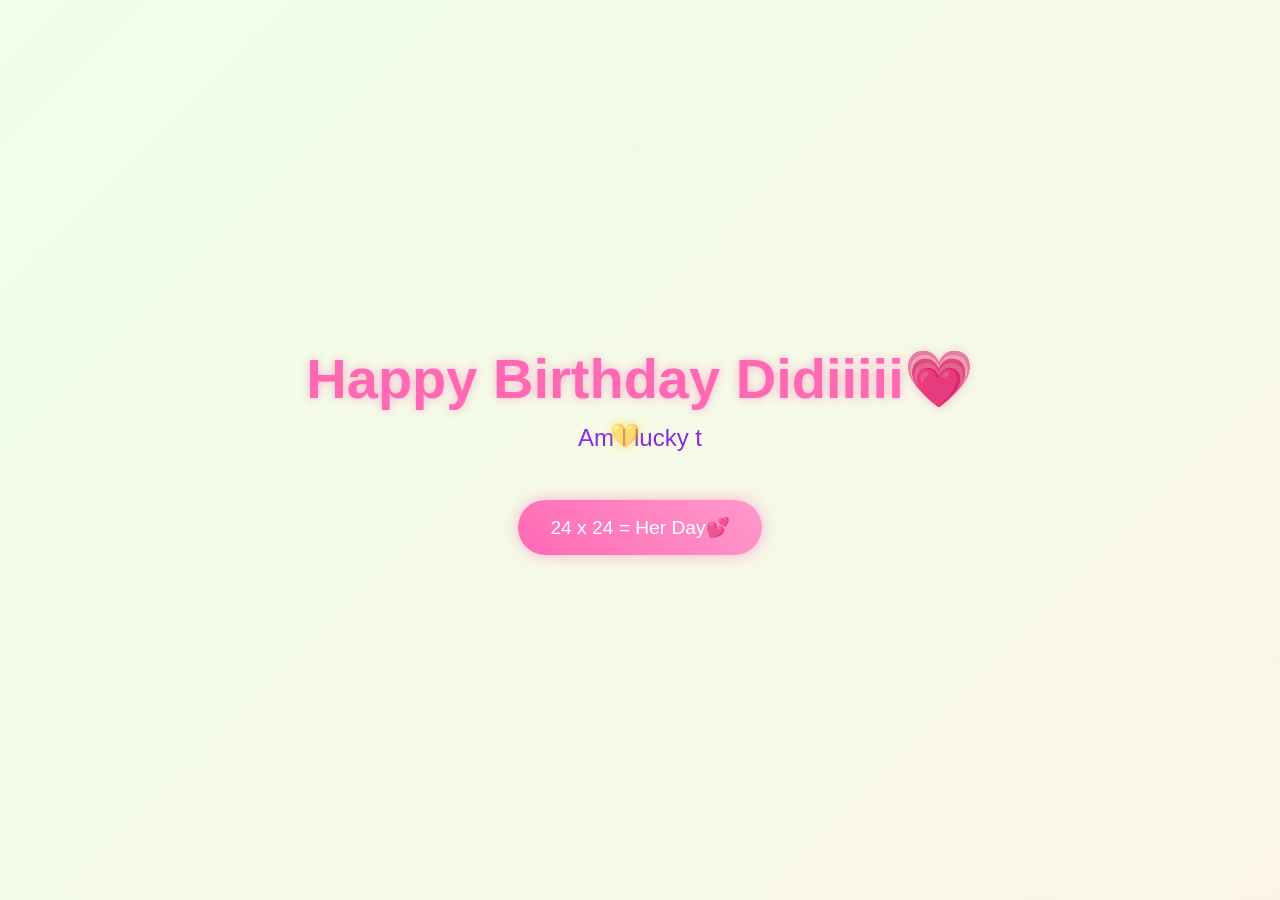
<file: index.html>
<!DOCTYPE html>
<html lang="en">
<head>
    <meta charset="UTF-8">
    <meta name="viewport" content="width=device-width, initial-scale=1.0">
    <title>Happy Birthday💕</title>
    <script src="https://cdnjs.cloudflare.com/ajax/libs/gsap/3.12.2/gsap.min.js"></script>
    <link rel="icon" type="image/png" href="favicon.png">
    <link rel="stylesheet" href="style.css">
    
</head>
<body>
    <div class="cursor">💛</div>
    <div class="container">
        <h1>Happy Birthday Didiiiii💗</h1>
        <div class="greeting"></div>
        <button class="cta-button">24 x 24 = Her Day💕</button>
    </div>

    <script src="script.js">
        
    </script>
</body>
</html>
</file>
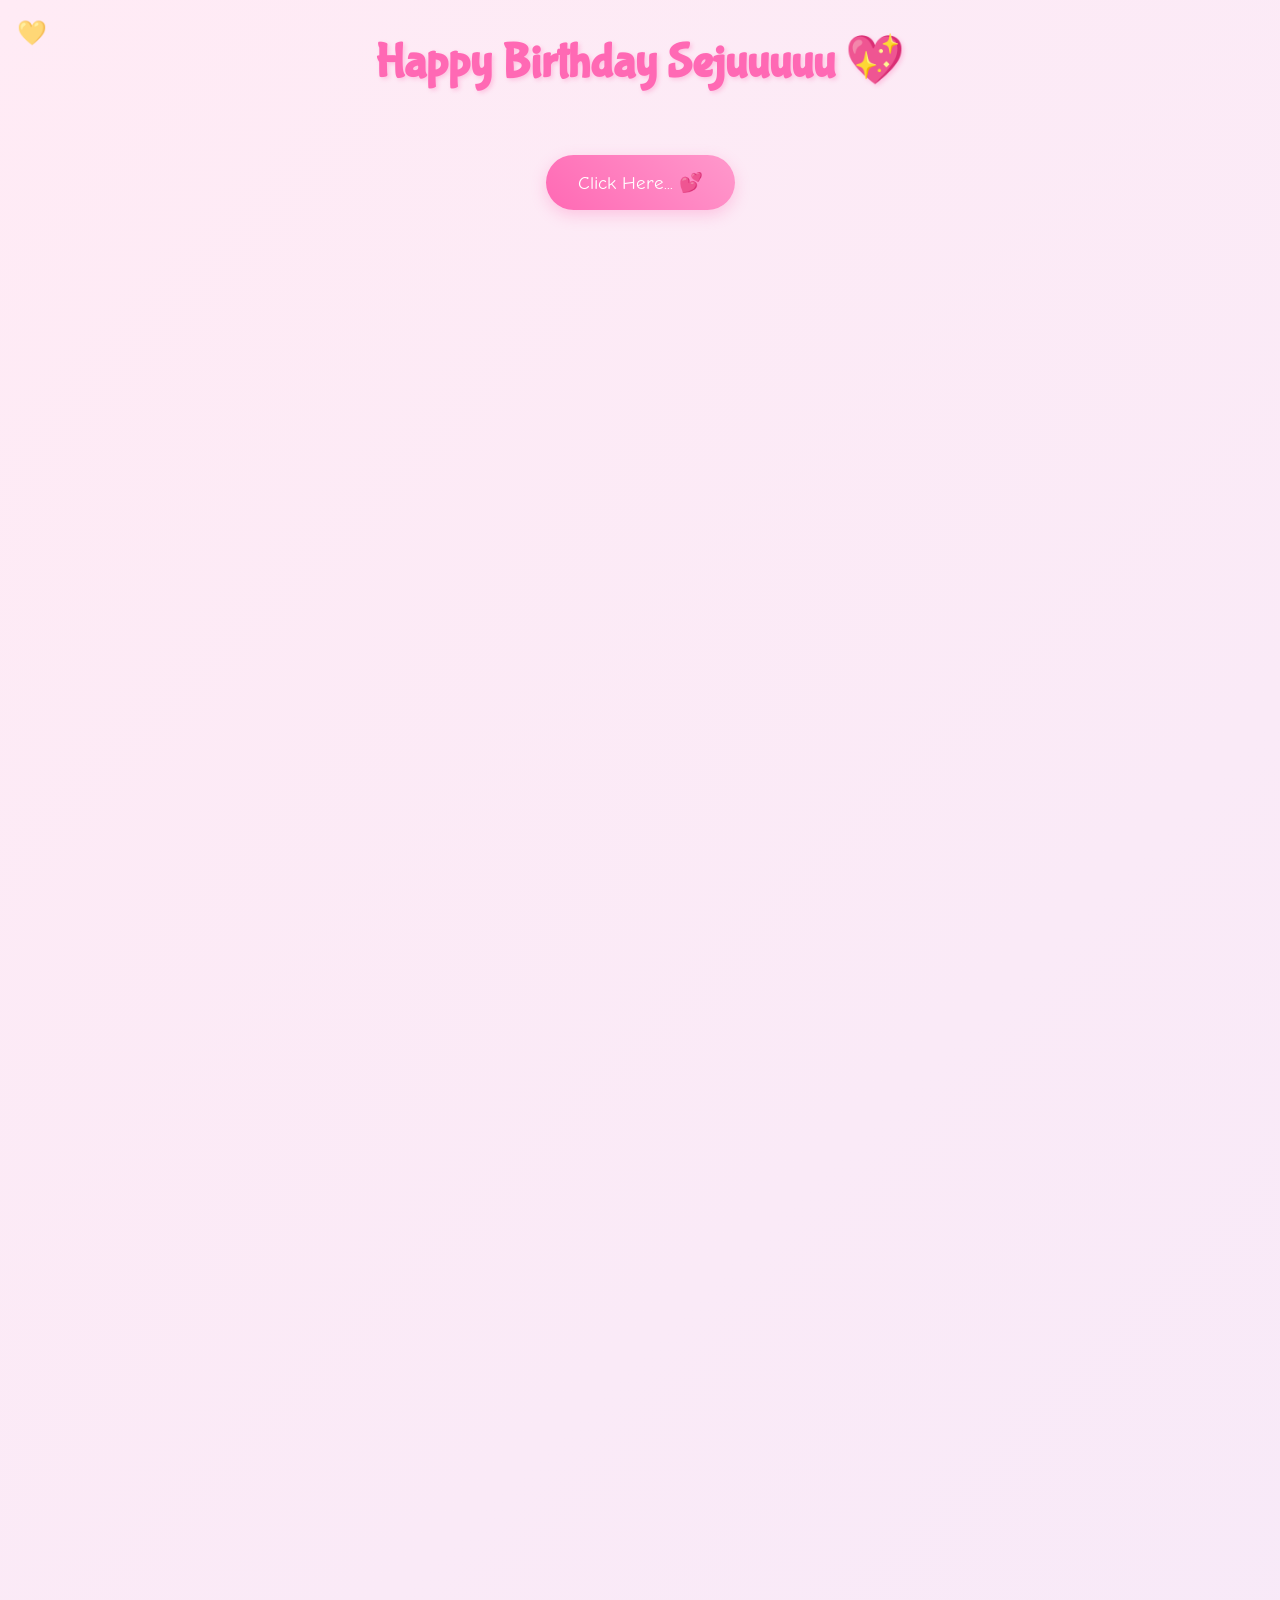
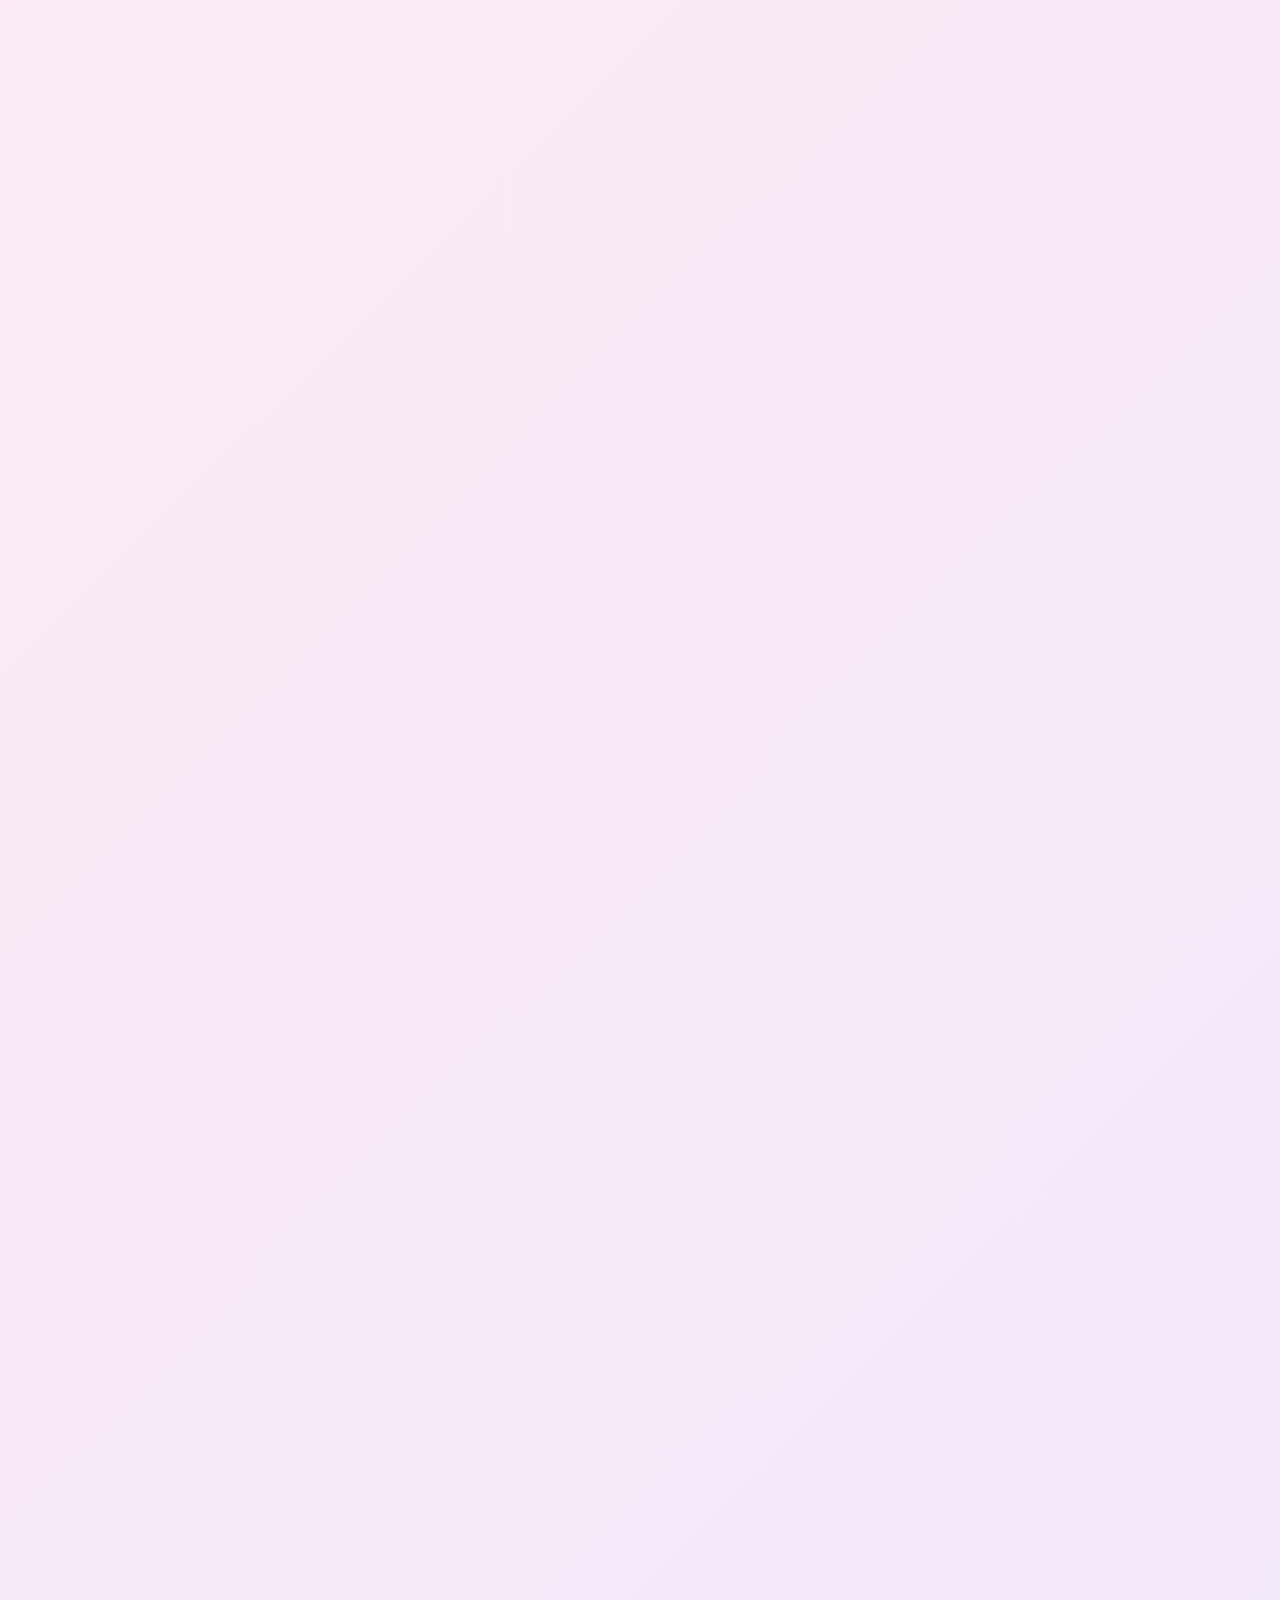
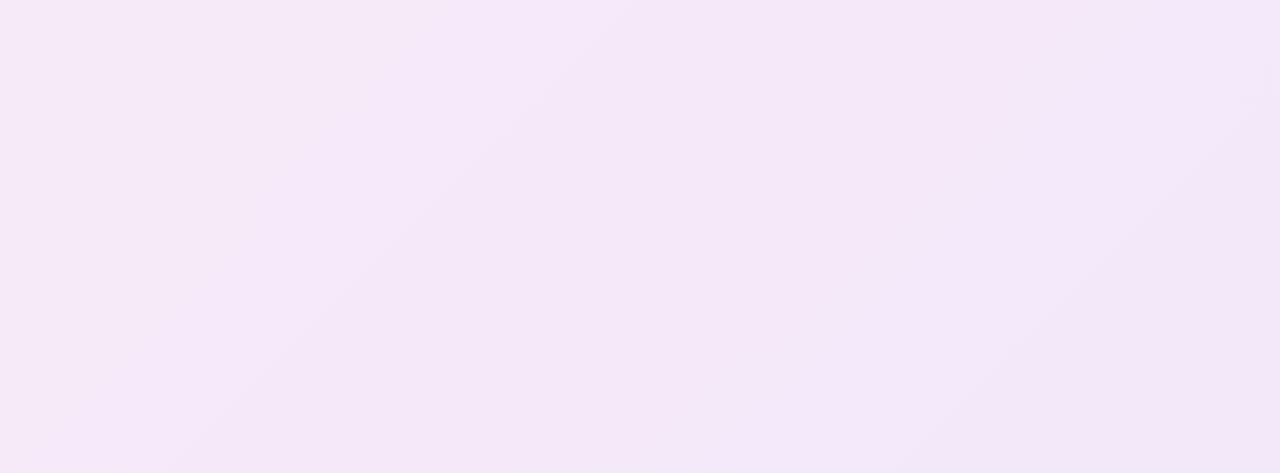
<file: cause.html>
<!DOCTYPE html>
<html lang="en">
<head>
    <meta charset="UTF-8">
    <meta name="viewport" content="width=device-width, initial-scale=1.0">
    <title>You're not just an option! 💖</title>
    <script src="https://cdnjs.cloudflare.com/ajax/libs/gsap/3.12.2/gsap.min.js"></script>
    <link rel="icon" type="image/png" href="favicon.png">
    <link rel="stylesheet" href="./cause.css">
    <style>
       
    </style>
</head>
<body>
    <div class="custom-cursor">💛</div>

    <div class="container">
        <h1>Happy Birthday Sejuuuuu 💖</h1>
        
        <div id="reasons-container"></div>
        
        <button class="shuffle-button">Click Here... 💕</button>
        <div class="reason-counter"></div>

        <div class="ending-section">
            <div class="teddy-hug">
                <img src="./d1.jpg" alt="Teddy Hug">
            </div>
            <div class="ending-text">You're the BESTEST ! 💖</div>
        </div>
    </div>

    <script src="cause.js">
       
    </script>
</body>
</html>
</file>
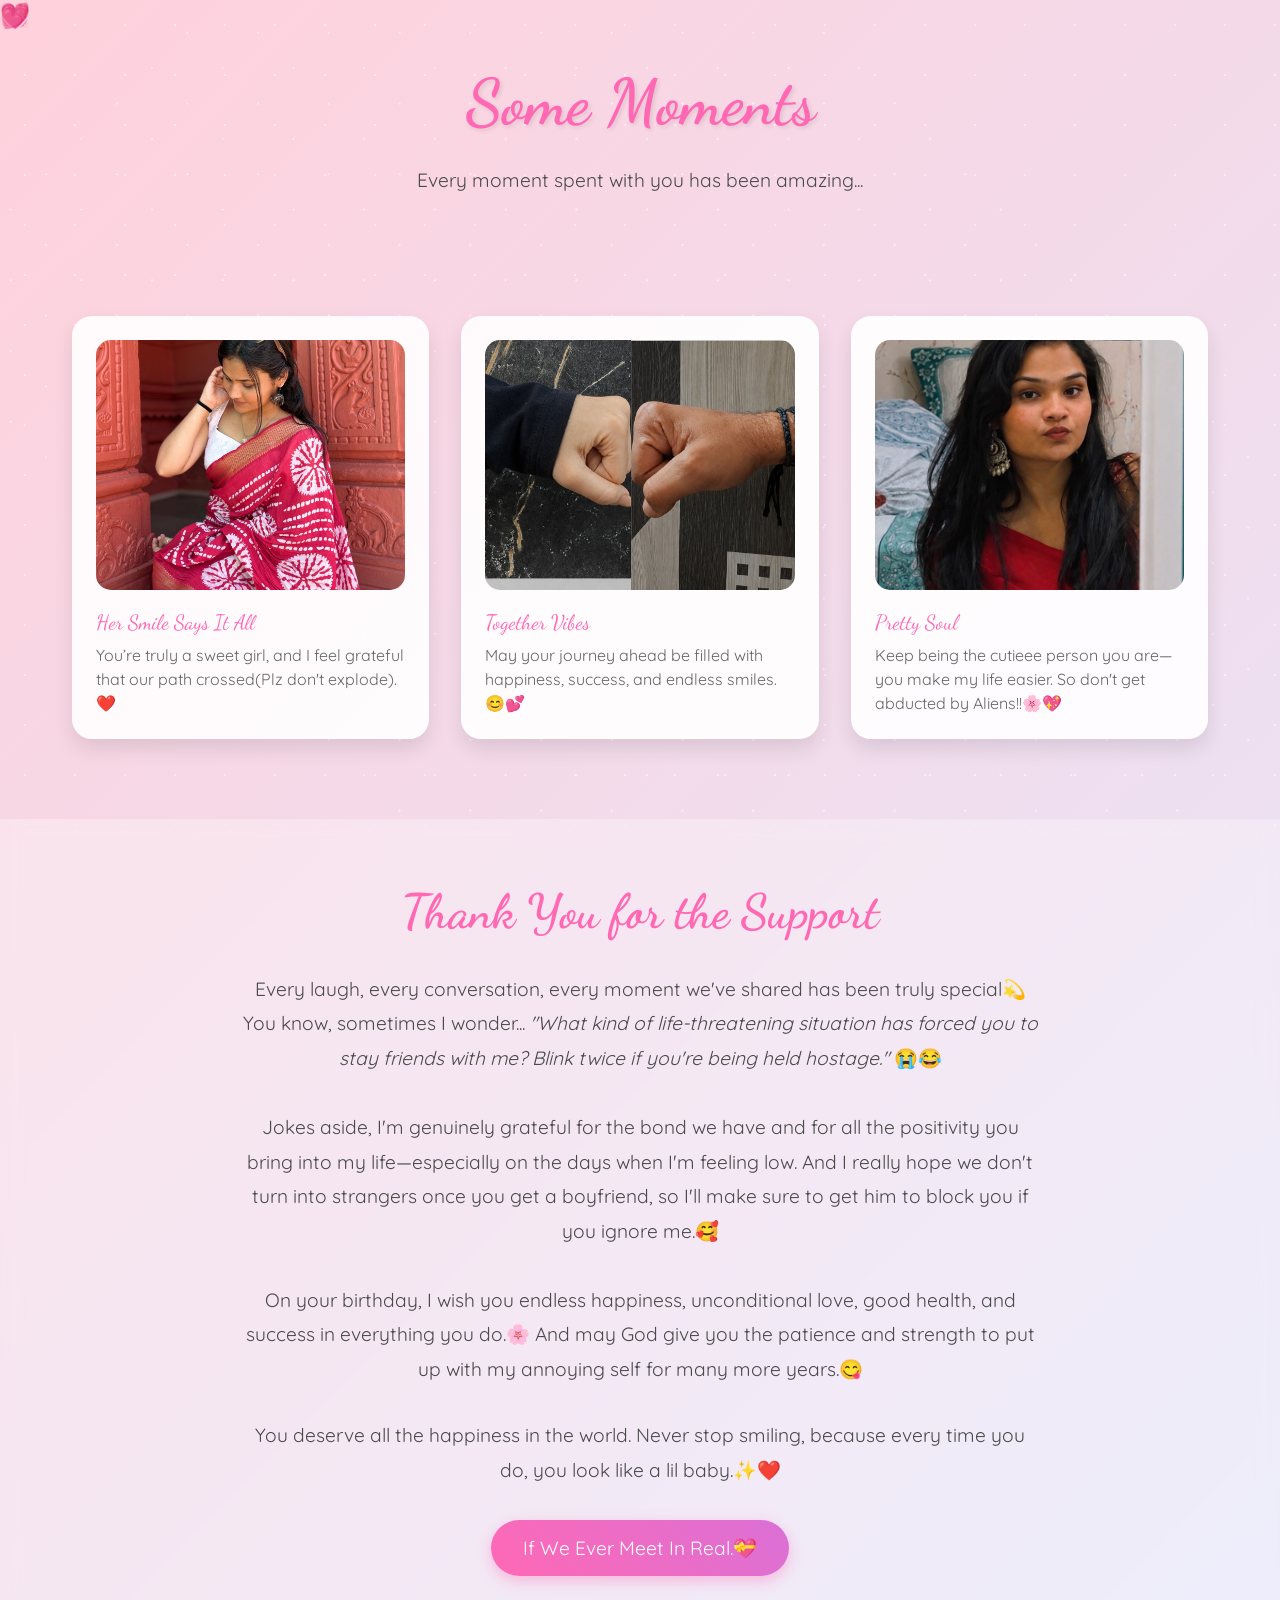
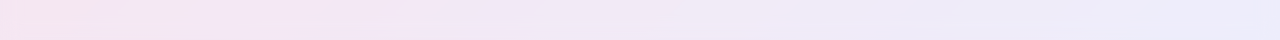
<file: last.html>
<!DOCTYPE html>
<html lang="en">

<head>
    <meta charset="UTF-8">
    <meta name="viewport" content="width=device-width, initial-scale=1.0">
    <link rel="icon" type="image/png" href="favicon.png">
    <title>My Pretty Lady ✨</title>
    <style>
        @import url('https://fonts.googleapis.com/css2?family=Dancing+Script:wght@700&family=Quicksand:wght@300;400;500;600&display=swap');

        * {
            margin: 0;
            padding: 0;
            box-sizing: border-box;
        }

        body {
            min-height: 100vh;
            background: linear-gradient(135deg,
                    #ffd1dc 0%,
                    #e6e6fa 25%,
                    #ffefd5 50%,
                    #e6e6fa 75%,
                    #ffd1dc 100%);
            background-size: 400% 400%;
            animation: gradientFlow 15s ease infinite;
            font-family: 'Quicksand', sans-serif;
            overflow-x: hidden;
            color: #4a4a4a;
        }

        @keyframes gradientFlow {
            0% {
                background-position: 0% 50%;
            }

            50% {
                background-position: 100% 50%;
            }

            100% {
                background-position: 0% 50%;
            }
        }

        /* Enhanced Sparkle Effect */
        .magic-sparkles {
            position: fixed;
            top: 0;
            left: 0;
            width: 100%;
            height: 100%;
            pointer-events: none;
            z-index: 1;
        }

        .sparkle {
            position: absolute;
            width: 6px;
            height: 6px;
            border-radius: 50%;
            background-color: white;
            animation: twinkle var(--duration, 4s) ease-in-out infinite;
            opacity: 0;
        }

        @keyframes twinkle {

            0%,
            100% {
                opacity: 0;
                transform: scale(0.5);
            }

            50% {
                opacity: 0.8;
                transform: scale(1);
            }
        }

        /* Generate 50 sparkles with different positions and animations */
        .magic-sparkles::before,
        .magic-sparkles::after {
            content: '';
            position: absolute;
            width: 100%;
            height: 100%;
            background-image: radial-gradient(circle, white 1px, transparent 1px);
            background-size: 50px 50px;
            animation: sparkleLayer 8s linear infinite;
            opacity: 0.5;
        }

        .magic-sparkles::after {
            animation-delay: -4s;
            transform: rotate(45deg);
        }

        @keyframes sparkleLayer {
            0% {
                transform: translateY(0);
            }

            100% {
                transform: translateY(-50px);
            }
        }

        /* Floating Hearts */
        .floating-hearts {
            position: fixed;
            width: 100%;
            height: 100%;
            pointer-events: none;
            z-index: 2;
        }

        .heart {
            position: absolute;
            font-size: 1.5rem;
            color: rgba(255, 105, 180, 0.6);
            animation: floatHeart var(--float-duration, 6s) ease-in-out infinite;
            animation-delay: var(--delay, 0s);
        }

        @keyframes floatHeart {
            0% {
                transform: translate(0, 100vh) rotate(0deg);
            }

            100% {
                transform: translate(var(--translate-x, 0), -100vh) rotate(360deg);
            }
        }

        /* Welcome Section */
        .welcome {
            text-align: center;
            padding: 4rem 2rem;
            position: relative;
            z-index: 3;
        }

        .welcome h1 {
            font-family: 'Dancing Script', cursive;
            font-size: 4rem;
            color: #ff69b4;
            text-shadow: 2px 2px 4px rgba(0, 0, 0, 0.1);
            animation: fadeInScale 2s ease;
        }

        .welcome p {
            font-size: 1.2rem;
            max-width: 600px;
            margin: 1.5rem auto;
            line-height: 1.6;
            animation: fadeIn 2s ease 0.5s both;
        }

        /* Enhanced Memory Cards */
        .memory-container {
            max-width: 1200px;
            margin: 0 auto;
            padding: 2rem;
            display: grid;
            grid-template-columns: repeat(auto-fit, minmax(300px, 1fr));
            gap: 2rem;
            z-index: 3;
            position: relative;
        }

        .memory-card {
            background: rgba(255, 255, 255, 0.9);
            border-radius: 20px;
            padding: 1.5rem;
            box-shadow: 0 10px 20px rgba(0, 0, 0, 0.1);
            transition: all 0.5s cubic-bezier(0.4, 0, 0.2, 1);
            position: relative;
            overflow: hidden;
        }

        .memory-card:hover {
            transform: translateY(-10px) scale(1.02);
            box-shadow: 0 15px 30px rgba(0, 0, 0, 0.15);
        }

        .memory-card::before {
            content: '';
            position: absolute;
            top: 0;
            left: 0;
            width: 100%;
            height: 100%;
            background: linear-gradient(45deg, transparent, rgba(255, 255, 255, 0.4), transparent);
            transform: translateX(-100%);
            transition: 0.5s;
        }

        .memory-card:hover::before {
            transform: translateX(100%);
        }

        .memory-img {
            width: 100%;
            height: 250px;
            object-fit: cover;
            border-radius: 15px;
            margin-bottom: 1rem;
            transition: transform 0.5s ease;
        }

        .memory-card:hover .memory-img {
            transform: scale(1.05);
        }

        .memory-date {
            font-family: 'Dancing Script', cursive;
            color: #ff69b4;
            font-size: 1.3rem;
            margin-bottom: 0.5rem;
        }

        .memory-caption {
            font-size: 1rem;
            line-height: 1.5;
            color: #666;
        }

        /* Final Message Section */
        .final-message {
            text-align: center;
            padding: 4rem 2rem;
            background: rgba(255, 255, 255, 0.3);
            backdrop-filter: blur(10px);
            margin-top: 3rem;
            position: relative;
            z-index: 3;
        }

        .final-message h2 {
            font-family: 'Dancing Script', cursive;
            font-size: 3rem;
            color: #ff69b4;
            margin-bottom: 2rem;
            animation: heartbeat 2s infinite;
        }

        @keyframes heartbeat {

            0%,
            100% {
                transform: scale(1);
            }

            50% {
                transform: scale(1.1);
            }
        }

        .final-message p {
            font-size: 1.2rem;
            max-width: 800px;
            margin: 0 auto 2rem;
            line-height: 1.8;
        }

        .goodbye-btn {
            display: inline-block;
            padding: 1rem 2rem;
            font-size: 1.2rem;
            background: linear-gradient(45deg, #ff69b4, #da70d6);
            color: white;
            border: none;
            border-radius: 50px;
            cursor: pointer;
            text-decoration: none;
            transition: all 0.3s ease;
            box-shadow: 0 5px 15px rgba(255, 105, 180, 0.4);
            animation: float 3s infinite ease-in-out;
        }

        .goodbye-btn:hover {
            transform: translateY(-5px);
            box-shadow: 0 8px 20px rgba(255, 105, 180, 0.6);
        }

        @keyframes float {

            0%,
            100% {
                transform: translateY(0);
            }

            50% {
                transform: translateY(-10px);
            }
        }

        /* Animations */
        @keyframes fadeInScale {
            0% {
                opacity: 0;
                transform: scale(0.8);
            }

            100% {
                opacity: 1;
                transform: scale(1);
            }
        }

        @keyframes fadeIn {
            0% {
                opacity: 0;
            }

            100% {
                opacity: 1;
            }
        }

        /* Generate Hearts */
        .js-generate-hearts {
            position: fixed;
            width: 100%;
            height: 100%;
            pointer-events: none;
            z-index: 2;
        }

        /* Custom Scrollbar */
        ::-webkit-scrollbar {
            width: 12px;
        }

        ::-webkit-scrollbar-track {
            background: rgba(255, 255, 255, 0.4);
        }

        ::-webkit-scrollbar-thumb {
            background: linear-gradient(45deg, #ff69b4, #da70d6);
            border-radius: 6px;
        }

        /* Responsive Design */
        @media (max-width: 768px) {
            .welcome h1 {
                font-size: 3rem;
            }

            .memory-container {
                grid-template-columns: 1fr;
            }

            .final-message h2 {
                font-size: 2.5rem;
            }
        }
    </style>
</head>

<body>
    <div class="magic-sparkles"></div>
    <div class="floating-hearts">
        <!-- Hearts will be generated via CSS -->
        <div class="heart" style="--float-duration: 6s; --delay: 0s; --translate-x: 20px;">💝</div>
        <div class="heart" style="--float-duration: 8s; --delay: 1s; --translate-x: -30px;">💖</div>
        <div class="heart" style="--float-duration: 7s; --delay: 2s; --translate-x: 40px;">💗</div>
        <div class="heart" style="--float-duration: 9s; --delay: 3s; --translate-x: -20px;">💓</div>
        <div class="heart" style="--float-duration: 5s; --delay: 4s; --translate-x: 30px;">💕</div>
    </div>

    <section class="welcome">
        <h1>Some Moments</h1>
        <p>Every moment spent with you has been amazing...</p>
    </section>

    <div class="memory-container">
        <div class="memory-card">
            <img src="./d1.jpg" alt="First Date" class="memory-img">
            <div class="memory-date">Her Smile Says It All</div>
            <div class="memory-caption">You’re truly a sweet girl, and I feel grateful that our path crossed(Plz don't explode).❤️</div>
        </div>
        <div class="memory-card">
            <img src="./d2.jpg" alt="Beach Day" class="memory-img">
            <div class="memory-date">Together Vibes</div>
            <div class="memory-caption">May your journey ahead be filled with happiness, success, and endless
                smiles.😊💕</div>
        </div>
        <div class="memory-card">
            <img src="./d3.jpg" alt="Movie Night" class="memory-img">
            <div class="memory-date">Pretty Soul</div>
            <div class="memory-caption">Keep being the cutieee person you are—you make my life easier. So don't get abducted by Aliens!!🌸💖</div>
        </div>

    </div>

    <section class="final-message">
        <h2>Thank You for the Support</h2>

<p>
Every laugh, every conversation, every moment we've shared has been truly special💫
You know, sometimes I wonder... <i>"What kind of life-threatening situation has forced you to stay friends with me? Blink twice if you're being held hostage."</i> 😭😂
<br><br>

Jokes aside, I'm genuinely grateful for the bond we have and for all the positivity you bring into my life—especially on the days when I'm feeling low. And I really hope we don't turn into strangers once you get a boyfriend, so I'll make sure to get him to block you if you ignore me.🥰
<br><br>

On your birthday, I wish you endless happiness, unconditional love, good health, and success in everything you do.🌸
And may God give you the patience and strength to put up with my annoying self for many more years.😋
</p>

<p>
You deserve all the happiness in the world. Never stop smiling, because every time you do, you look like a lil baby.✨❤️
</p></p>
        <a href="#" class="goodbye-btn">If We Ever Meet In Real.💝</a>
    </section>
</body>

</html>
</file>
<file: style.css>
* {
    margin: 0;
    padding: 0;
    box-sizing: border-box;
    cursor: none;
}
/* Add this here */
html,
body {
    cursor: none !important;
}

*,
*::before,
*::after {
    cursor: none !important;
}

body {
    min-height: 100vh;
    display: flex;
    flex-direction: column;
    align-items: center;
    justify-content: center;
    background: linear-gradient(-45deg, #fee9f7, #e8f5fe, #fef2e8, #f0ffe8);
    background-size: 400% 400%;
    animation: gradientBG 15s ease infinite;
    font-family: 'Arial Rounded MT Bold', Arial, sans-serif;
    overflow: hidden;
    position: relative;
}

.cursor {
    position: fixed;
    pointer-events: none;
    font-size: 24px;
    z-index: 9999;
    transition: transform 0.2s;
    transform: translate(-50%, -50%);
    user-select: none;
    opacity: 0.65;
    filter: drop-shadow(0 0 6px rgba(255, 215, 0, 0.7));
}

.container {
    text-align: center;
    z-index: 1;
}

h1 {
    font-size: 3.5rem;
    color: #ff69b4;
    text-shadow: 0 0 10px rgba(255, 105, 180, 0.5);
    margin-bottom: 2rem;
    opacity: 0;
}

.greeting {
    font-size: 1.5rem;
    color: #8a2be2;
    margin-bottom: 3rem;
    min-height: 2em;
}

.cta-button {
    padding: 1rem 2rem;
    font-size: 1.2rem;
    background: linear-gradient(45deg, #ff69b4, #ff99cc);
    border: none;
    border-radius: 50px;
    color: white;
    cursor: none;
    box-shadow: 0 0 15px rgba(255, 105, 180, 0.5);
    transition: transform 0.3s, box-shadow 0.3s;
    opacity: 0;
}

.cta-button:hover {
    transform: scale(1.1);
    box-shadow: 0 0 25px rgba(255, 105, 180, 0.7);
}

.floating {
    position: absolute;
    pointer-events: none;
    opacity: 0;
}

@keyframes gradientBG {
    0% { background-position: 0% 50%; }
    50% { background-position: 100% 50%; }
    100% { background-position: 0% 50%; }
}

@media (max-width: 768px) {
    h1 { font-size: 2rem; }
    .greeting { font-size: 1.2rem; }
    .cta-button { font-size: 1rem; }
}
</file>
<file: cause.css>
@import url('https://fonts.googleapis.com/css2?family=Bubblegum+Sans&family=Comic+Neue:wght@700&family=Quicksand:wght@500&display=swap');

* {
    margin: 0;
    padding: 0;
    box-sizing: border-box;
    cursor: none;
}
html,
body,
button,
a,
div,
*,
*::before,
*::after {
    cursor: none !important;
}
body {
    min-height: 100vh;
    background: linear-gradient(-45deg, #ffe6e6, #e6e6ff, #ffebf5);
    background-size: 400% 400%;
    animation: gradientBG 15s ease infinite;
    font-family: 'Quicksand', sans-serif;
    overflow-x: hidden;
    padding: 2rem;
}

.custom-cursor {
    position: fixed;
    pointer-events: none;
    z-index: 9999;
    font-size: 24px;
    opacity: 0.65;
    transform: translate(-50%, -50%);
    user-select: none;
}

.custom-cursor svg {
    width: 100%;
    height: 100%;
    filter: drop-shadow(0 0 6px rgba(255, 215, 0, 0.7));
}

.container {
    max-width: 1200px;
    margin: 0 auto;
    text-align: center;
    position: relative;
    z-index: 1;
}

h1 {
    font-family: 'Bubblegum Sans', cursive;
    font-size: 3rem;
    color: #ff69b4;
    text-shadow: 2px 2px 4px rgba(255, 105, 180, 0.3);
    margin-bottom: 2rem;
    animation: bounce 1s ease infinite;
}

.reason-card {
    background: rgba(255, 255, 255, 0.9);
    border-radius: 20px;
    padding: 2rem;
    margin: 1.5rem;
    box-shadow: 0 5px 15px rgba(0, 0, 0, 0.1);
    transition: transform 0.3s, box-shadow 0.3s;
    cursor: none;
    position: relative;
    overflow: hidden;
}

.reason-card:hover {
    transform: translateY(-5px);
    box-shadow: 0 8px 25px rgba(255, 105, 180, 0.2);
}

.reason-text {
    font-size: 1.2rem;
    margin-bottom: 1rem;
    position: relative;
    z-index: 2;
}

.gif-overlay {
    position: absolute;
    top: 0;
    left: 0;
    width: 100%;
    height: 100%;
    background: rgba(255, 255, 255, 0.95);
    display: flex;
    align-items: center;
    justify-content: center;
    opacity: 0;
    transition: opacity 0.3s;
    z-index: 1;
}

.reason-card:hover .gif-overlay {
    opacity: 1;
}

.shuffle-button {
    background: linear-gradient(45deg, #ff69b4, #ff99cc);
    border: none;
    border-radius: 50px;
    padding: 1rem 2rem;
    font-size: 1.2rem;
    color: white;
    margin: 2rem 0;
    cursor: none;
    transition: transform 0.3s;
    font-family: 'Comic Neue', cursive;
    box-shadow: 0 5px 15px rgba(255, 105, 180, 0.3);
}

.shuffle-button:hover {
    transform: scale(1.1);
}

.floating {
    position: fixed;
    pointer-events: none;
    animation: float 3s ease-in-out infinite;
}

.ending-section {
    margin-top: 4rem;
    padding: 2rem;
    text-align: center;
}

.ending-text {
    font-family: 'Bubblegum Sans', cursive;
    font-size: 2rem;
    color: #ff69b4;
    margin-bottom: 2rem;
    opacity: 0;
    transform: translateY(20px);
}

.teddy-hug {
    width: 200px;
    margin: 0 auto;
    transform: scale(0);
}

@keyframes gradientBG {
    0% { background-position: 0% 50%; }
    50% { background-position: 100% 50%; }
    100% { background-position: 0% 50%; }
}

@keyframes float {
    0%, 100% { transform: translateY(0); }
    50% { transform: translateY(-20px); }
}

@keyframes bounce {
    0%, 100% { transform: translateY(0); }
    50% { transform: translateY(-10px); }
}

@media (max-width: 768px) {
    h1 { font-size: 2rem; }
    .reason-card { margin: 1rem; }
    .reason-text { font-size: 1rem; }
}
.shuffle-button {
    background: linear-gradient(45deg, #ff69b4, #ff99cc);
    border: none;
    border-radius: 50px;
    padding: 1rem 2rem;
    font-size: 1.2rem;
    color: white;
    margin: 2rem 0;
    cursor: pointer;
    transition: all 0.3s;
    font-family: 'Comic Neue', cursive;
    box-shadow: 0 5px 15px rgba(255, 105, 180, 0.3);
}

.shuffle-button.story-mode {
    background: linear-gradient(45deg, #9b6dff, #ff6dc7);
    transform: scale(1.1);
}

.shuffle-button:hover {
    transform: scale(1.1);
}

.shuffle-button.story-mode:hover {
    transform: scale(1.2);
}

.reason-counter {
    font-size: 0.9rem;
    color: #ff69b4;
    margin-top: 1rem;
    opacity: 0.7;
}
</file>
